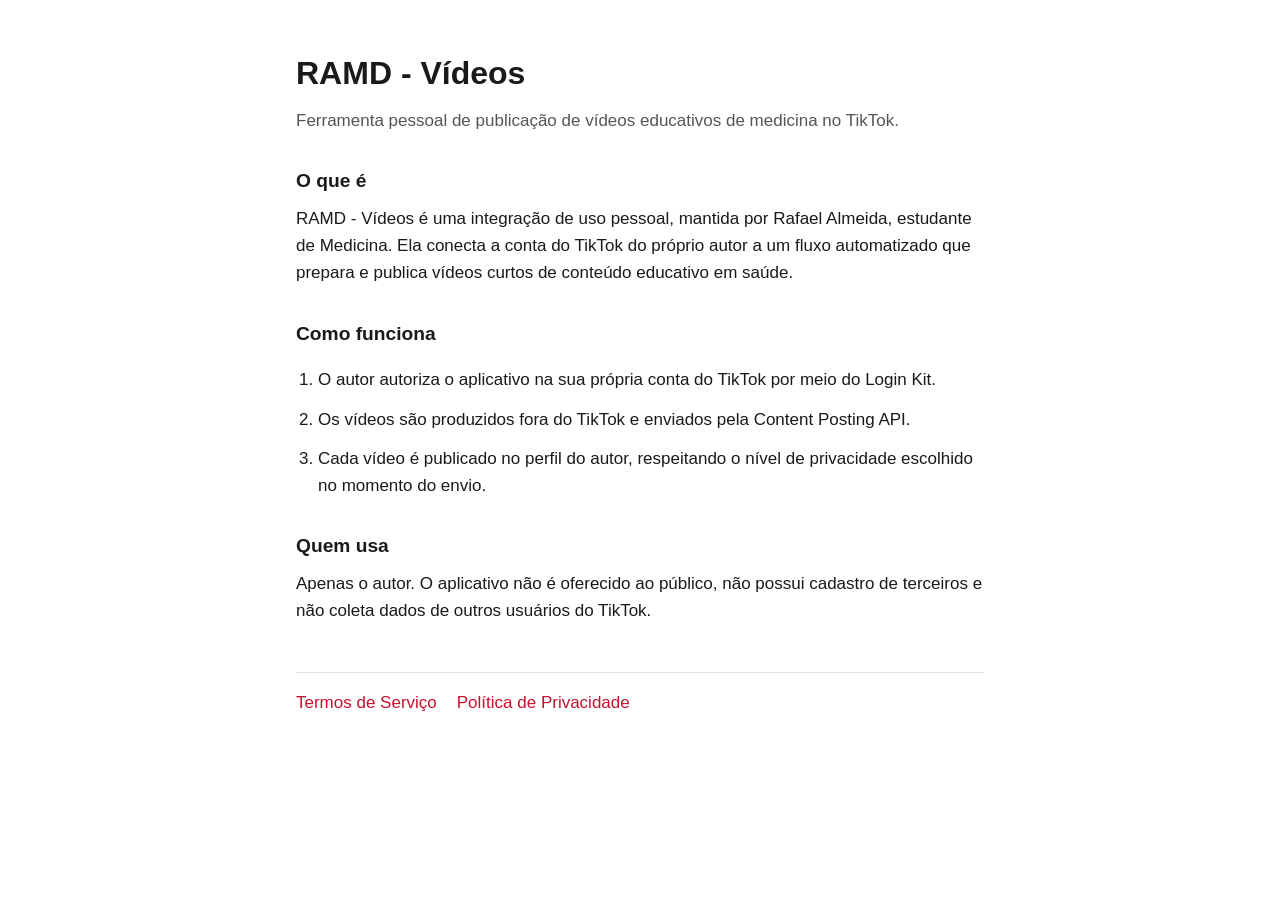
<file: index.html>
<!doctype html>
<html lang="pt-BR">
<head>
  <meta charset="utf-8">
  <meta name="viewport" content="width=device-width, initial-scale=1">
  <title>RAMD - Vídeos</title>
  <link rel="stylesheet" href="estilo.css">
</head>
<body>
  <main>
    <h1>RAMD - Vídeos</h1>
    <p class="lead">Ferramenta pessoal de publicação de vídeos educativos de medicina no TikTok.</p>

    <h2>O que é</h2>
    <p>RAMD - Vídeos é uma integração de uso pessoal, mantida por Rafael Almeida, estudante de Medicina. Ela conecta a conta do TikTok do próprio autor a um fluxo automatizado que prepara e publica vídeos curtos de conteúdo educativo em saúde.</p>

    <h2>Como funciona</h2>
    <ol>
      <li>O autor autoriza o aplicativo na sua própria conta do TikTok por meio do Login Kit.</li>
      <li>Os vídeos são produzidos fora do TikTok e enviados pela Content Posting API.</li>
      <li>Cada vídeo é publicado no perfil do autor, respeitando o nível de privacidade escolhido no momento do envio.</li>
    </ol>

    <h2>Quem usa</h2>
    <p>Apenas o autor. O aplicativo não é oferecido ao público, não possui cadastro de terceiros e não coleta dados de outros usuários do TikTok.</p>

    <nav>
      <a href="termos.html">Termos de Serviço</a>
      <a href="privacidade.html">Política de Privacidade</a>
    </nav>
  </main>
</body>
</html>
</file>
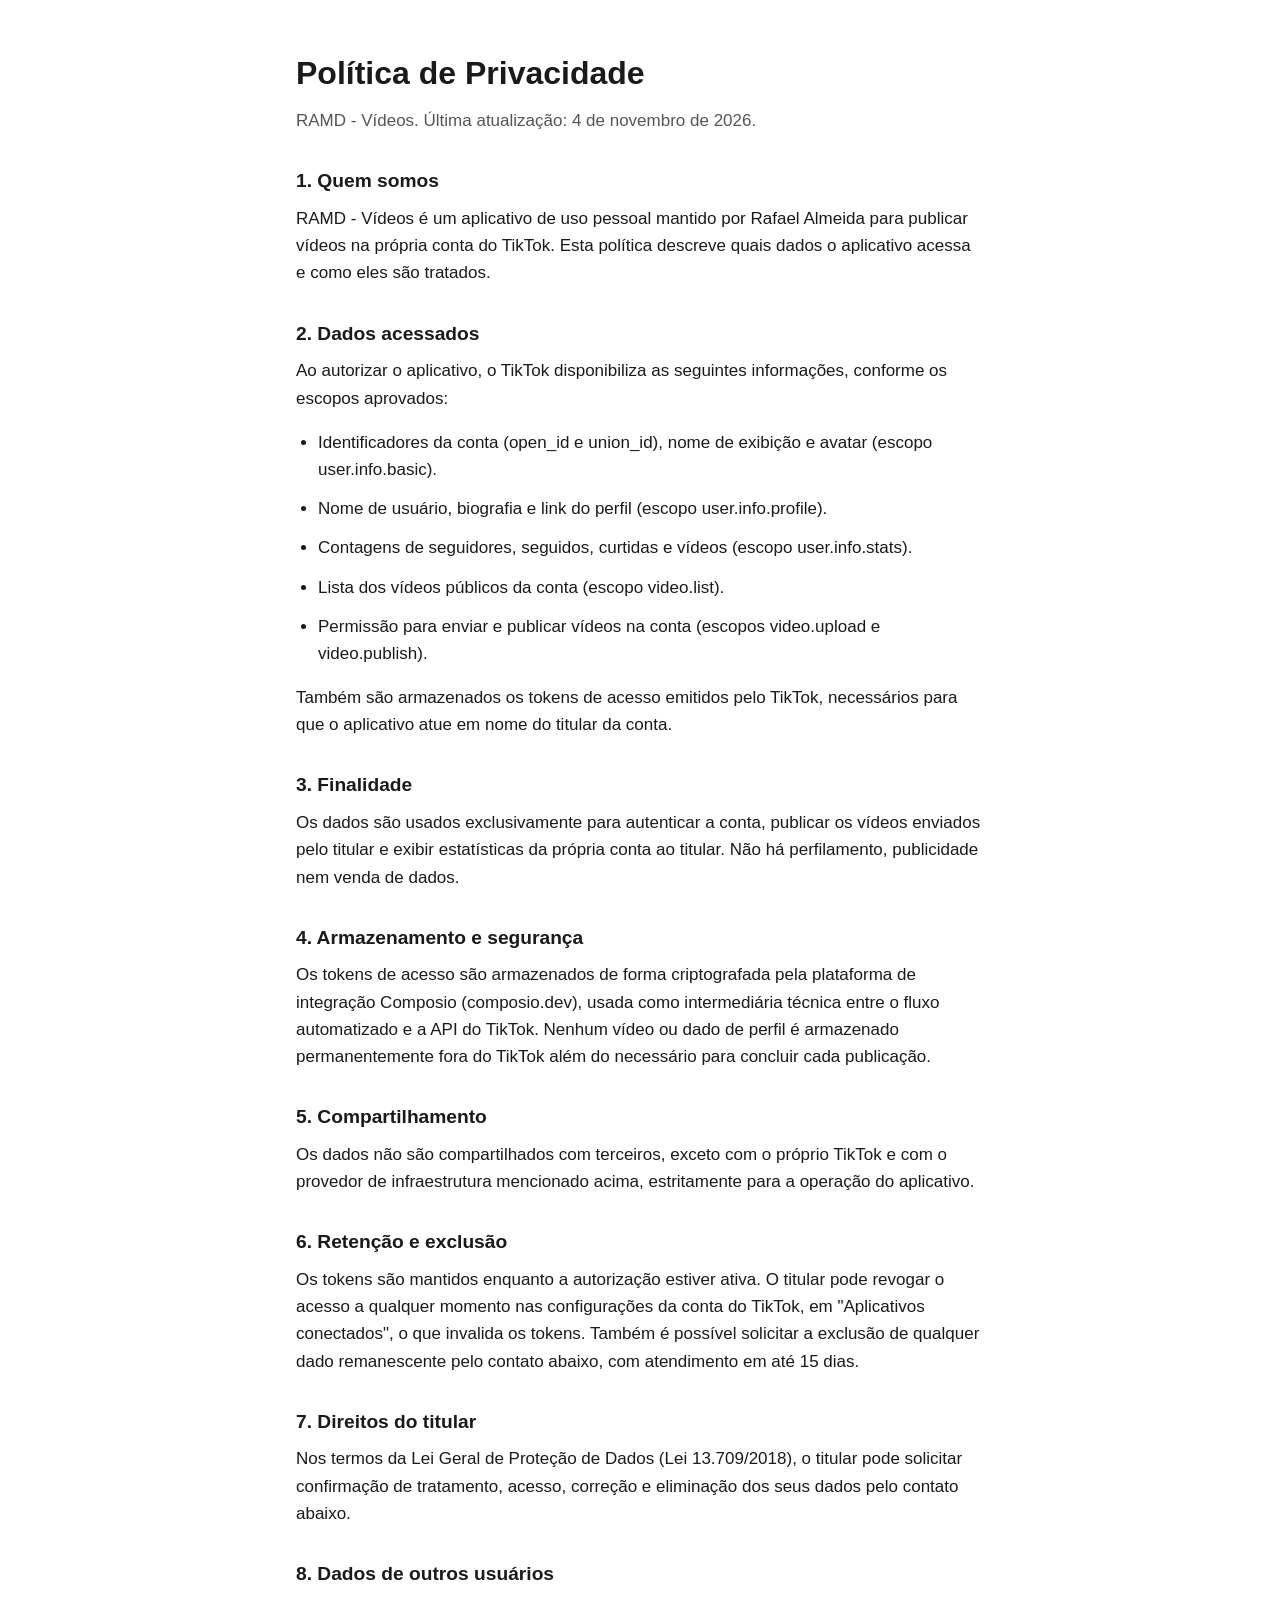
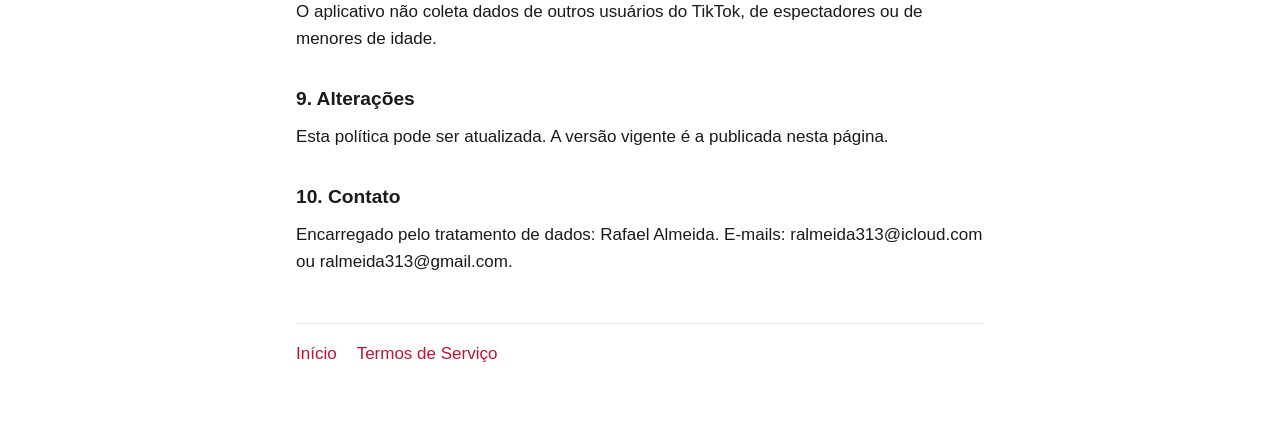
<file: privacidade.html>
<!doctype html>
<html lang="pt-BR">
<head>
  <meta charset="utf-8">
  <meta name="viewport" content="width=device-width, initial-scale=1">
  <title>Política de Privacidade - RAMD - Vídeos</title>
  <link rel="stylesheet" href="estilo.css">
</head>
<body>
  <main>
    <h1>Política de Privacidade</h1>
    <p class="lead">RAMD - Vídeos. Última atualização: 4 de novembro de 2026.</p>

    <h2>1. Quem somos</h2>
    <p>RAMD - Vídeos é um aplicativo de uso pessoal mantido por Rafael Almeida para publicar vídeos na própria conta do TikTok. Esta política descreve quais dados o aplicativo acessa e como eles são tratados.</p>

    <h2>2. Dados acessados</h2>
    <p>Ao autorizar o aplicativo, o TikTok disponibiliza as seguintes informações, conforme os escopos aprovados:</p>
    <ul>
      <li>Identificadores da conta (open_id e union_id), nome de exibição e avatar (escopo user.info.basic).</li>
      <li>Nome de usuário, biografia e link do perfil (escopo user.info.profile).</li>
      <li>Contagens de seguidores, seguidos, curtidas e vídeos (escopo user.info.stats).</li>
      <li>Lista dos vídeos públicos da conta (escopo video.list).</li>
      <li>Permissão para enviar e publicar vídeos na conta (escopos video.upload e video.publish).</li>
    </ul>
    <p>Também são armazenados os tokens de acesso emitidos pelo TikTok, necessários para que o aplicativo atue em nome do titular da conta.</p>

    <h2>3. Finalidade</h2>
    <p>Os dados são usados exclusivamente para autenticar a conta, publicar os vídeos enviados pelo titular e exibir estatísticas da própria conta ao titular. Não há perfilamento, publicidade nem venda de dados.</p>

    <h2>4. Armazenamento e segurança</h2>
    <p>Os tokens de acesso são armazenados de forma criptografada pela plataforma de integração Composio (composio.dev), usada como intermediária técnica entre o fluxo automatizado e a API do TikTok. Nenhum vídeo ou dado de perfil é armazenado permanentemente fora do TikTok além do necessário para concluir cada publicação.</p>

    <h2>5. Compartilhamento</h2>
    <p>Os dados não são compartilhados com terceiros, exceto com o próprio TikTok e com o provedor de infraestrutura mencionado acima, estritamente para a operação do aplicativo.</p>

    <h2>6. Retenção e exclusão</h2>
    <p>Os tokens são mantidos enquanto a autorização estiver ativa. O titular pode revogar o acesso a qualquer momento nas configurações da conta do TikTok, em "Aplicativos conectados", o que invalida os tokens. Também é possível solicitar a exclusão de qualquer dado remanescente pelo contato abaixo, com atendimento em até 15 dias.</p>

    <h2>7. Direitos do titular</h2>
    <p>Nos termos da Lei Geral de Proteção de Dados (Lei 13.709/2018), o titular pode solicitar confirmação de tratamento, acesso, correção e eliminação dos seus dados pelo contato abaixo.</p>

    <h2>8. Dados de outros usuários</h2>
    <p>O aplicativo não coleta dados de outros usuários do TikTok, de espectadores ou de menores de idade.</p>

    <h2>9. Alterações</h2>
    <p>Esta política pode ser atualizada. A versão vigente é a publicada nesta página.</p>

    <h2>10. Contato</h2>
    <p>Encarregado pelo tratamento de dados: Rafael Almeida. E-mails: ralmeida313@icloud.com ou ralmeida313@gmail.com.</p>

    <nav>
      <a href="index.html">Início</a>
      <a href="termos.html">Termos de Serviço</a>
    </nav>
  </main>
</body>
</html>
</file>
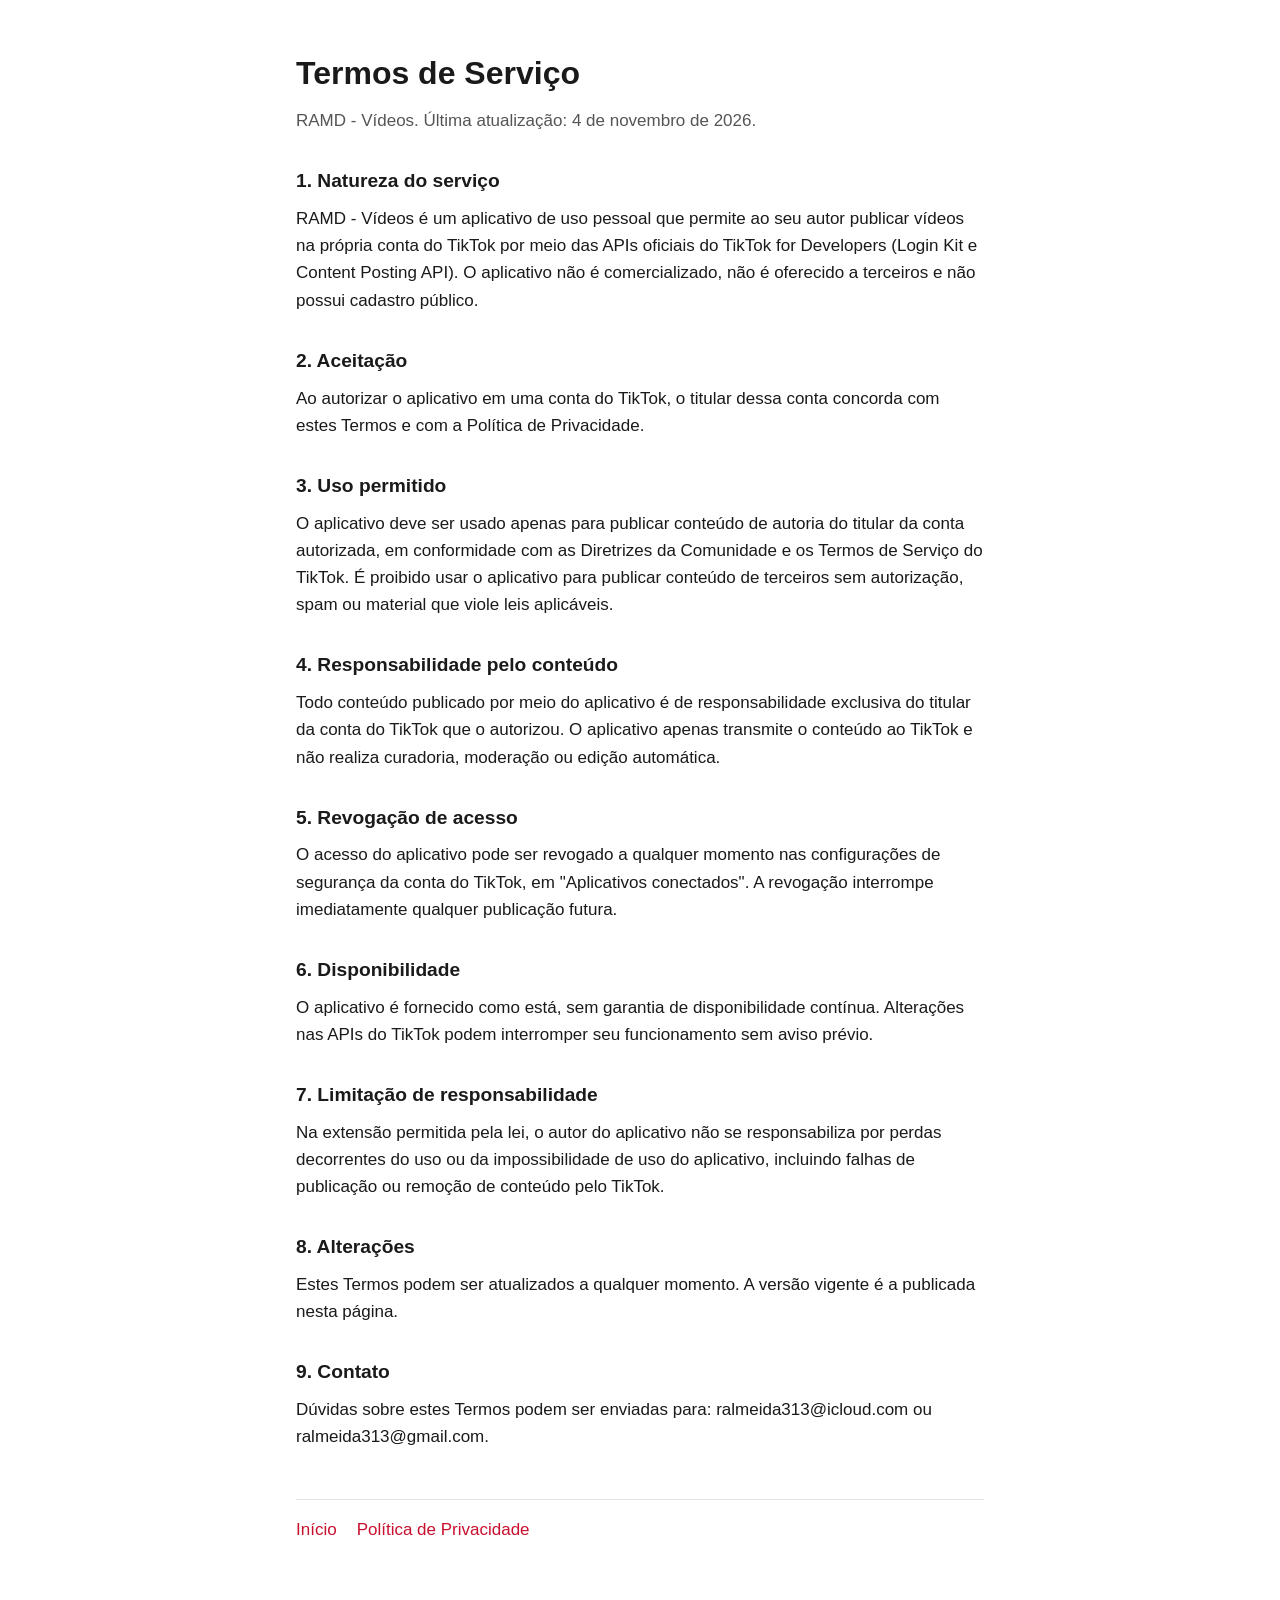
<file: termos.html>
<!doctype html>
<html lang="pt-BR">
<head>
  <meta charset="utf-8">
  <meta name="viewport" content="width=device-width, initial-scale=1">
  <title>Termos de Serviço - RAMD - Vídeos</title>
  <link rel="stylesheet" href="estilo.css">
</head>
<body>
  <main>
    <h1>Termos de Serviço</h1>
    <p class="lead">RAMD - Vídeos. Última atualização: 4 de novembro de 2026.</p>

    <h2>1. Natureza do serviço</h2>
    <p>RAMD - Vídeos é um aplicativo de uso pessoal que permite ao seu autor publicar vídeos na própria conta do TikTok por meio das APIs oficiais do TikTok for Developers (Login Kit e Content Posting API). O aplicativo não é comercializado, não é oferecido a terceiros e não possui cadastro público.</p>

    <h2>2. Aceitação</h2>
    <p>Ao autorizar o aplicativo em uma conta do TikTok, o titular dessa conta concorda com estes Termos e com a Política de Privacidade.</p>

    <h2>3. Uso permitido</h2>
    <p>O aplicativo deve ser usado apenas para publicar conteúdo de autoria do titular da conta autorizada, em conformidade com as Diretrizes da Comunidade e os Termos de Serviço do TikTok. É proibido usar o aplicativo para publicar conteúdo de terceiros sem autorização, spam ou material que viole leis aplicáveis.</p>

    <h2>4. Responsabilidade pelo conteúdo</h2>
    <p>Todo conteúdo publicado por meio do aplicativo é de responsabilidade exclusiva do titular da conta do TikTok que o autorizou. O aplicativo apenas transmite o conteúdo ao TikTok e não realiza curadoria, moderação ou edição automática.</p>

    <h2>5. Revogação de acesso</h2>
    <p>O acesso do aplicativo pode ser revogado a qualquer momento nas configurações de segurança da conta do TikTok, em "Aplicativos conectados". A revogação interrompe imediatamente qualquer publicação futura.</p>

    <h2>6. Disponibilidade</h2>
    <p>O aplicativo é fornecido como está, sem garantia de disponibilidade contínua. Alterações nas APIs do TikTok podem interromper seu funcionamento sem aviso prévio.</p>

    <h2>7. Limitação de responsabilidade</h2>
    <p>Na extensão permitida pela lei, o autor do aplicativo não se responsabiliza por perdas decorrentes do uso ou da impossibilidade de uso do aplicativo, incluindo falhas de publicação ou remoção de conteúdo pelo TikTok.</p>

    <h2>8. Alterações</h2>
    <p>Estes Termos podem ser atualizados a qualquer momento. A versão vigente é a publicada nesta página.</p>

    <h2>9. Contato</h2>
    <p>Dúvidas sobre estes Termos podem ser enviadas para: ralmeida313@icloud.com ou ralmeida313@gmail.com.</p>

    <nav>
      <a href="index.html">Início</a>
      <a href="privacidade.html">Política de Privacidade</a>
    </nav>
  </main>
</body>
</html>
</file>
<file: estilo.css>
:root {
  --bg: #ffffff;
  --fg: #1a1a1a;
  --muted: #555555;
  --accent: #c8102e;
  --rule: #e5e5e5;
}
@media (prefers-color-scheme: dark) {
  :root {
    --bg: #111111;
    --fg: #f2f2f2;
    --muted: #b5b5b5;
    --accent: #ff4d6d;
    --rule: #2a2a2a;
  }
}
* { box-sizing: border-box; }
body {
  margin: 0;
  background: var(--bg);
  color: var(--fg);
  font: 17px/1.6 -apple-system, BlinkMacSystemFont, "Segoe UI", Roboto, Helvetica, Arial, sans-serif;
}
main {
  max-width: 720px;
  margin: 0 auto;
  padding: 48px 16px 64px;
}
h1 { font-size: 2rem; margin: 0 0 8px; }
h2 { font-size: 1.2rem; margin: 32px 0 8px; }
.lead { color: var(--muted); margin: 0 0 24px; }
p, li { margin: 0 0 12px; }
ul, ol { padding-left: 22px; }
nav {
  margin-top: 48px;
  padding-top: 16px;
  border-top: 1px solid var(--rule);
  display: flex;
  gap: 20px;
  flex-wrap: wrap;
}
a { color: var(--accent); text-decoration: none; }
a:hover { text-decoration: underline; }
</file>
